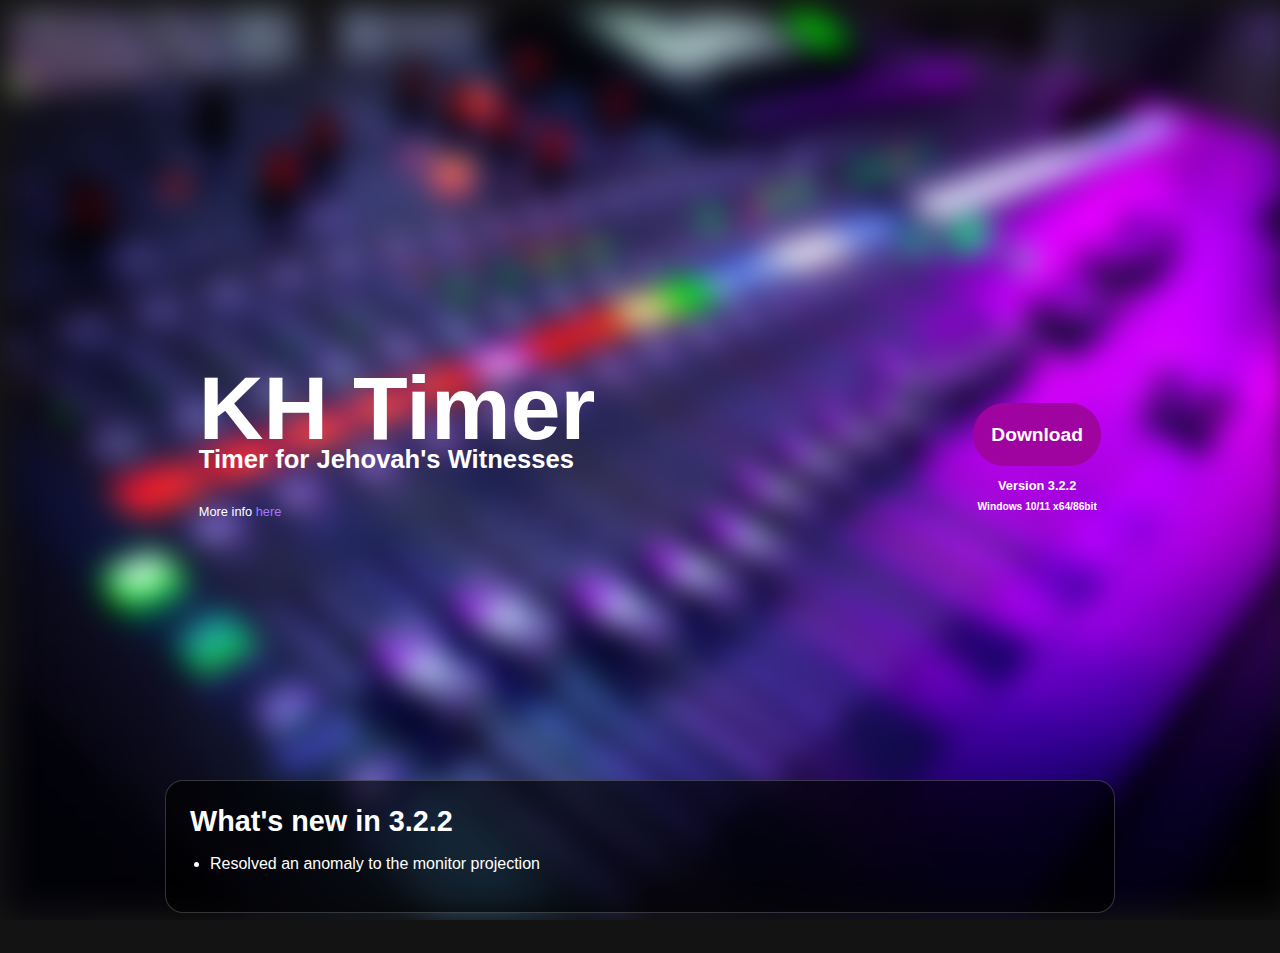
<file: docs/index.html>
<!DOCTYPE html>
<html lang="en">
<head>
    <meta charset="UTF-8">
    <meta name="viewport" content="width=device-width, initial-scale=1.0">
    <title>KH Timer - Official Website</title>
    <link rel="stylesheet" href="style.css">
</head>
<body>
    <div class="header">
        <img src="background.jpg">
        <span>
            <h1>KH Timer</h1>
            <p>Timer for Jehovah's Witnesses</p>
            <p>More info <a target="_blank" style="text-decoration: none; color: rgb(167, 120, 255)" href="https://github.com/diegoisme-dev/KH-Timer">here</a></p>
        </span>

        <span>
            <a href="https://github.com/diegoisme-dev/KH-Timer/releases/download/3.2.2/KHT_setup_3.2.2.exe"><button class="bbh-sans-hegarty-regular">Download</button></a>
            <h4>Version 3.2.2</h4>
            <h5>Windows 10/11 x64/86bit</h5>
        </span>

    </div>
    <div class="release-notes">
        <h2>What's new in 3.2.2</h2>
        <ul>
            <li>Resolved an anomaly to the monitor projection</li>
        </ul>
        <p></p>
    </div>
</body>
</html>
</file>
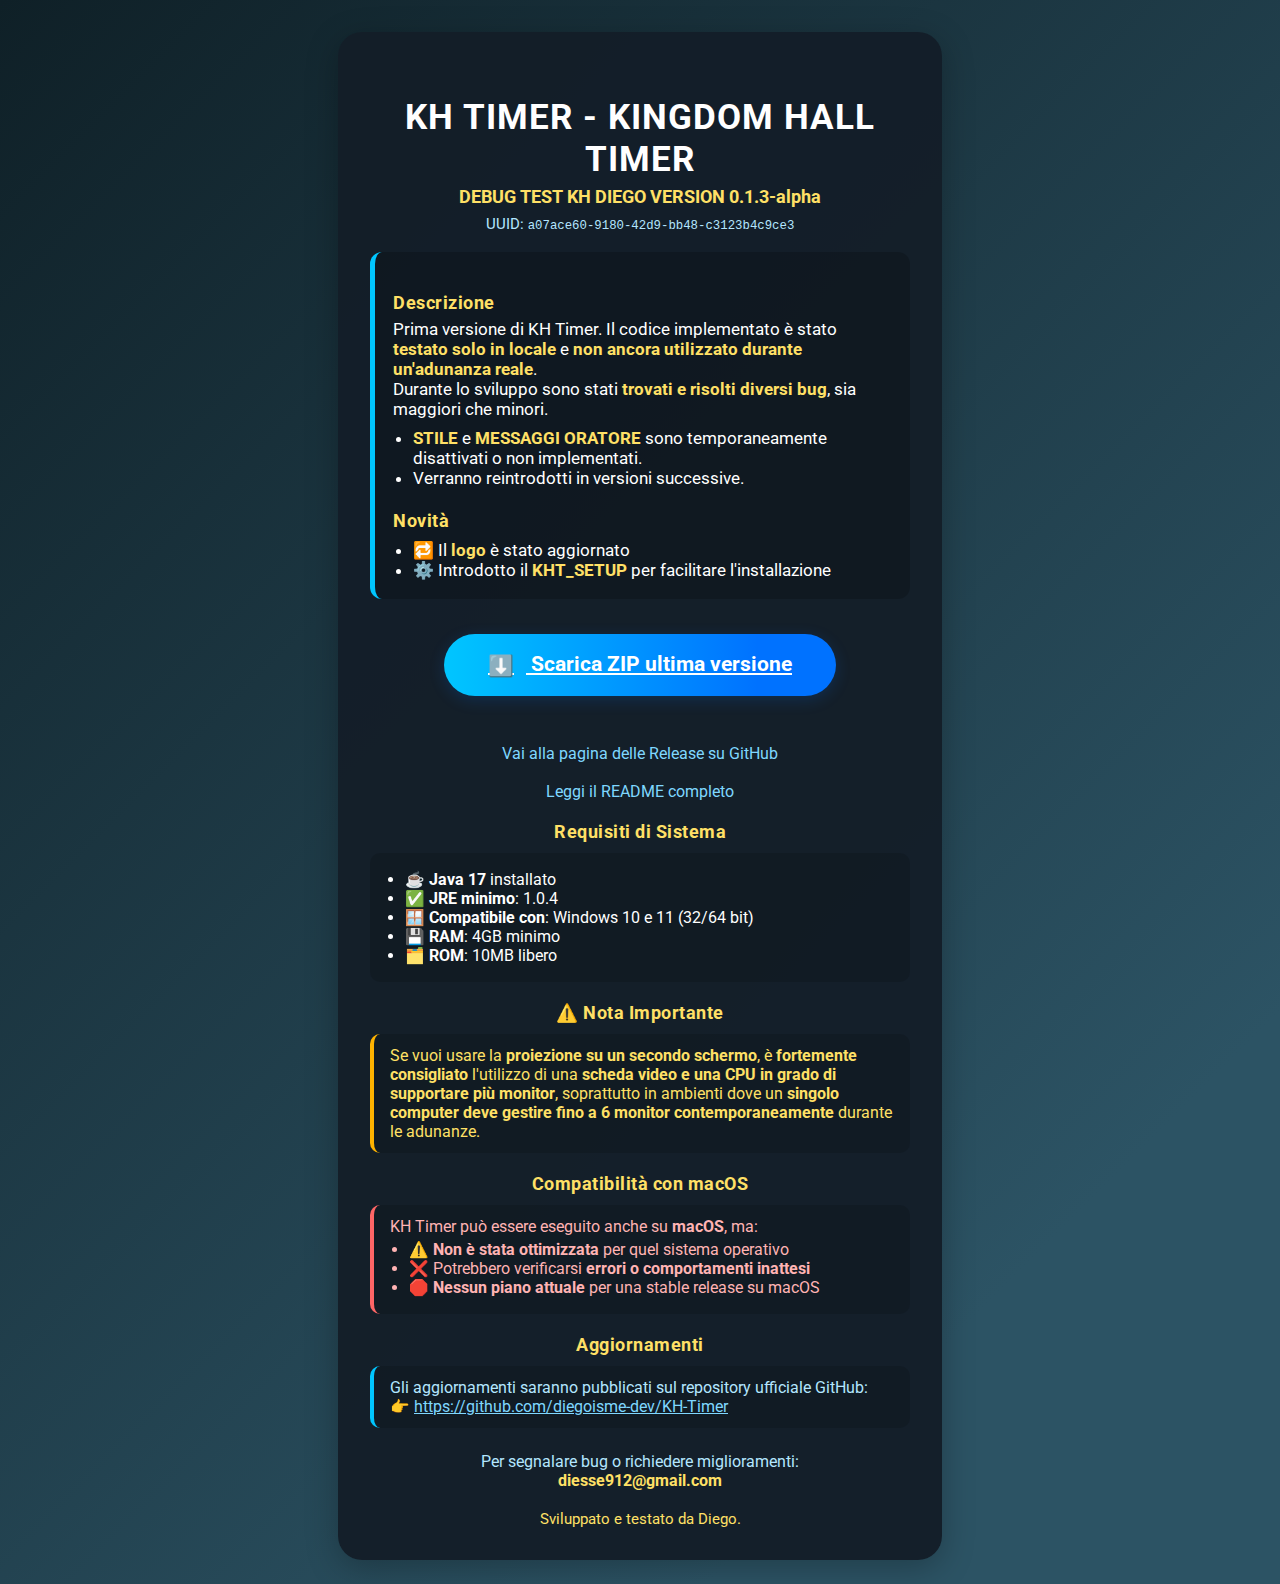
<file: kht_website/index.html>
<!DOCTYPE html>
<html lang="it">
<head>
  <meta charset="UTF-8">
  <meta name="viewport" content="width=device-width, initial-scale=1">
  <title>KH Timer - Download</title>
  <link href="https://fonts.googleapis.com/css?family=Roboto:400,700&display=swap" rel="stylesheet">
  <style>
    body {
      background: linear-gradient(135deg, #0f2027, #2c5364 80%);
      font-family: 'Roboto', Arial, sans-serif;
      color: #fff;
      margin: 0;
      min-height: 100vh;
      display: flex;
      flex-direction: column;
      align-items: center;
      justify-content: flex-start;
    }
    .container {
      background: rgba(20, 30, 40, 0.97);
      border-radius: 24px;
      box-shadow: 0 8px 32px rgba(0,0,0,0.25);
      padding: 40px 32px 32px 32px;
      max-width: 540px;
      text-align: center;
      margin: 32px 8px 24px 8px;
      animation: fadeIn 1.2s;
    }
    @keyframes fadeIn {
      from { opacity: 0; transform: translateY(40px);}
      to   { opacity: 1; transform: translateY(0);}
    }
    h1 {
      font-size: 2.2em;
      margin-bottom: 0.2em;
      letter-spacing: 1px;
    }
    .version {
      font-size: 1.1em;
      color: #ffe066;
      margin-bottom: 0.5em;
    }
    .uuid {
      font-size: 0.95em;
      color: #b3e6ff;
      margin-bottom: 1.2em;
      word-break: break-all;
    }
    .info-box {
      background: rgba(0, 0, 0, 0.18);
      border-left: 5px solid #00c6ff;
      border-radius: 12px;
      padding: 18px 18px 10px 18px;
      margin-bottom: 1.5em;
      text-align: left;
      font-size: 1.05em;
      animation: slideIn 1.2s;
    }
    @keyframes slideIn {
      from { opacity: 0; transform: translateX(-30px);}
      to   { opacity: 1; transform: translateX(0);}
    }
    .info-box strong {
      color: #ffe066;
    }
    .info-box ul {
      margin: 0.5em 0 0.5em 1.2em;
      padding: 0;
    }
    .download-btn {
      display: inline-block;
      background: linear-gradient(90deg, #00c6ff, #0072ff 80%);
      color: #fff;
      font-size: 1.3em;
      font-weight: bold;
      padding: 18px 44px;
      border: none;
      border-radius: 40px;
      box-shadow: 0 4px 16px rgba(0,114,255,0.18);
      cursor: pointer;
      transition: transform 0.18s, box-shadow 0.18s, background 0.3s;
      position: relative;
      overflow: hidden;
      margin-bottom: 1.2em;
      margin-top: 0.5em;
    }
    .download-btn:hover {
      transform: scale(1.06) translateY(-2px);
      box-shadow: 0 8px 32px rgba(0,114,255,0.25);
      background: linear-gradient(90deg, #0072ff, #00c6ff 80%);
    }
    .download-btn .icon {
      margin-right: 12px;
      vertical-align: middle;
      animation: bounce 1.2s infinite;
    }
    @keyframes bounce {
      0%, 100% { transform: translateY(0);}
      50% { transform: translateY(-7px);}
    }
    .github-link, .readme-link {
      display: block;
      margin-top: 1.2em;
      color: #7fd7ff;
      text-decoration: none;
      font-size: 1em;
      transition: color 0.2s;
    }
    .github-link:hover, .readme-link:hover {
      color: #fff;
      text-decoration: underline;
    }
    .section-title {
      color: #ffe066;
      font-size: 1.1em;
      margin: 1.2em 0 0.3em 0;
      font-weight: bold;
      letter-spacing: 0.5px;
    }
    .requirements, .note, .macos, .update {
      background: rgba(0,0,0,0.13);
      border-radius: 10px;
      padding: 12px 16px;
      margin: 0.7em 0 0.7em 0;
      text-align: left;
      font-size: 0.98em;
    }
    .requirements ul, .macos ul {
      margin: 0.3em 0 0.3em 1.2em;
      padding: 0;
    }
    .note {
      border-left: 4px solid #ffb300;
      color: #ffe066;
    }
    .macos {
      border-left: 4px solid #ff6666;
      color: #ffb3b3;
    }
    .update {
      border-left: 4px solid #00c6ff;
      color: #b3e6ff;
    }
    .email {
      margin-top: 1.5em;
      color: #b3e6ff;
      font-size: 1em;
      word-break: break-all;
    }
    .email strong { color: #ffe066; }
    @media (max-width: 700px) {
      .container { padding: 18px 4vw 18px 4vw; }
      h1 { font-size: 1.3em; }
      .download-btn { font-size: 1em; padding: 14px 20px; }
      .info-box { font-size: 0.98em; }
    }
  </style>
</head>
<body>
  <div class="container">
    <h1>KH TIMER - KINGDOM HALL TIMER</h1>
    <div class="version"><strong>DEBUG TEST KH DIEGO VERSION 0.1.3-alpha</strong></div>
    <div class="uuid">UUID: <code>a07ace60-9180-42d9-bb48-c3123b4c9ce3</code></div>
    <div class="info-box">
      <div class="section-title">Descrizione</div>
      Prima versione di KH Timer. Il codice implementato è stato <strong>testato solo in locale</strong> e <strong>non ancora utilizzato durante un'adunanza reale</strong>.<br>
      Durante lo sviluppo sono stati <strong>trovati e risolti diversi bug</strong>, sia maggiori che minori.<br>
      <ul>
        <li><strong>STILE</strong> e <strong>MESSAGGI ORATORE</strong> sono temporaneamente disattivati o non implementati.</li>
        <li>Verranno reintrodotti in versioni successive.</li>
      </ul>
      <div class="section-title">Novità</div>
      <ul>
        <li>🔁 Il <strong>logo</strong> è stato aggiornato</li>
        <li>⚙️ Introdotto il <strong>KHT_SETUP</strong> per facilitare l'installazione</li>
      </ul>
    </div>
    <a class="download-btn" href="https://github.com/diegoisme-dev/KH-Timer/archive/refs/tags/0.1.3-alpha.zip">
      <span class="icon">⬇️</span> Scarica ZIP ultima versione
    </a>
    <a class="github-link" href="https://github.com/diegoisme-dev/KH-Timer/releases" target="_blank">
      Vai alla pagina delle Release su GitHub
    </a>
    <a class="readme-link" href="https://github.com/diegoisme-dev/KH-Timer/blob/main/README.md" target="_blank">
      Leggi il README completo
    </a>
    <div class="section-title">Requisiti di Sistema</div>
    <div class="requirements">
      <ul>
        <li>☕ <strong>Java 17</strong> installato</li>
        <li>✅ <strong>JRE minimo</strong>: 1.0.4</li>
        <li>🪟 <strong>Compatibile con</strong>: Windows 10 e 11 (32/64 bit)</li>
        <li>💾 <strong>RAM</strong>: 4GB minimo</li>
        <li>🗂️ <strong>ROM</strong>: 10MB libero</li>
      </ul>
    </div>
    <div class="section-title">⚠️ Nota Importante</div>
    <div class="note">
      Se vuoi usare la <strong>proiezione su un secondo schermo</strong>, è <strong>fortemente consigliato</strong> l'utilizzo di una <strong>scheda video e una CPU in grado di supportare più monitor</strong>, soprattutto in ambienti dove un <strong>singolo computer deve gestire fino a 6 monitor contemporaneamente</strong> durante le adunanze.
    </div>
    <div class="section-title">Compatibilità con macOS</div>
    <div class="macos">
      KH Timer può essere eseguito anche su <strong>macOS</strong>, ma:<br>
      <ul>
        <li>⚠️ <strong>Non è stata ottimizzata</strong> per quel sistema operativo</li>
        <li>❌ Potrebbero verificarsi <strong>errori o comportamenti inattesi</strong></li>
        <li>🛑 <strong>Nessun piano attuale</strong> per una stable release su macOS</li>
      </ul>
    </div>
    <div class="section-title">Aggiornamenti</div>
    <div class="update">
      Gli aggiornamenti saranno pubblicati sul repository ufficiale GitHub:<br>
      👉 <a href="https://github.com/diegoisme-dev/KH-Timer" target="_blank" style="color:#7fd7ff;">https://github.com/diegoisme-dev/KH-Timer</a>
    </div>
    <div class="email">
      Per segnalare bug o richiedere miglioramenti:<br>
      <strong>diesse912@gmail.com</strong>
      <br><br>
      <span style="font-size:0.95em; color:#ffe066;">Sviluppato e testato da Diego.</span>
    </div>
  </div>
</body>
</html>
</file>
<file: docs/style.css>
*{
    margin:0;
    padding: 0;
}

body {
    background: rgb(19, 19, 19);
    overflow-x: hidden;
    color: white;
}

@font-face {
    font-family: 'BBH';
    src: url(./BBHSansHegarty-Regular.ttf);
}



.header {
    width: 100vw;
    height: 100vh;
    position: relative;
    overflow: hidden;
    display: flex;
    justify-content: space-around;
    padding:10px;
    align-items: center;
}

.header img {
    width: 100vw;
    height: 100vh;
    filter: blur(15px);
    position: absolute;
    z-index: -10;
}

.header button {
    width:10vw;
    height: 7vh;
    border-radius: 5vw;
    border: none;
    background: rgb(160, 4, 160);
    color: white;
    font-family: sans-serif;
    font-size: 1.5vw;
    font-weight: 700;
    transition: transform 0.2s, opacity 0.2s;
}

.header button:hover {
    opacity: 0.7;
    transform: scale(1.1);
}

.header span:nth-of-type(1) {
    margin: 0;
    padding: 0;
    line-height: 4vw;
}

.header h1 {
    font-family: sans-serif;
    font-weight: 900;
    font-size: 7vw;
}

.header p:nth-of-type(1) {
    font-family: sans-serif;
    font-size: 2vw;
    font-weight: 600;
}

.header p:nth-of-type(2) {
    font-family: sans-serif;
    font-size: 1vw;
}

span:nth-of-type(2) h5 {
    font-family: sans-serif;
    font-size: 0.8vw;
    text-align: center;
}

span:nth-of-type(2) h4 {
    font-family: sans-serif;
    font-size: 1vw;
    text-align: center;
    margin-top: 10px;
}

span:nth-of-type(2) {
    line-height: 1.6vw;
}

.release-notes {
    position: relative;
    z-index: 2;
    max-width: 900px;
    margin: -140px auto 40px;
    padding: 24px;
    background: rgba(0, 0, 0, 0.65);
    border: 1px solid rgba(255, 255, 255, 0.2);
    border-radius: 18px;
    font-family: sans-serif;
}

.release-notes h2 {
    font-size: 1.8rem;
    margin-bottom: 14px;
}

.release-notes ul {
    padding-left: 20px;
    line-height: 1.5;
}

.release-notes li {
    margin-bottom: 8px;
}

.release-notes p {
    margin-top: 12px;
    font-weight: 700;
}

@media (max-width: 900px) {
    .header {
        flex-direction: column;
        justify-content: center;
        gap: 16px;
        text-align: center;
    }

    .header h1 {
        font-size: 14vw;
    }

    .header p:nth-of-type(1) {
        font-size: 5vw;
    }

    .header p:nth-of-type(2) {
        font-size: 3.5vw;
    }

    .header button {
        width: 52vw;
        height: 56px;
        font-size: 6vw;
        border-radius: 60px;
    }

    span:nth-of-type(2) h4 {
        font-size: 4vw;
    }

    span:nth-of-type(2) h5 {
        font-size: 3.3vw;
    }

    span:nth-of-type(2) {
        line-height: 1.4;
    }

    .release-notes {
        margin: -80px 14px 24px;
        padding: 18px;
    }

    .release-notes h2 {
        font-size: 1.4rem;
    }
}
</file>
